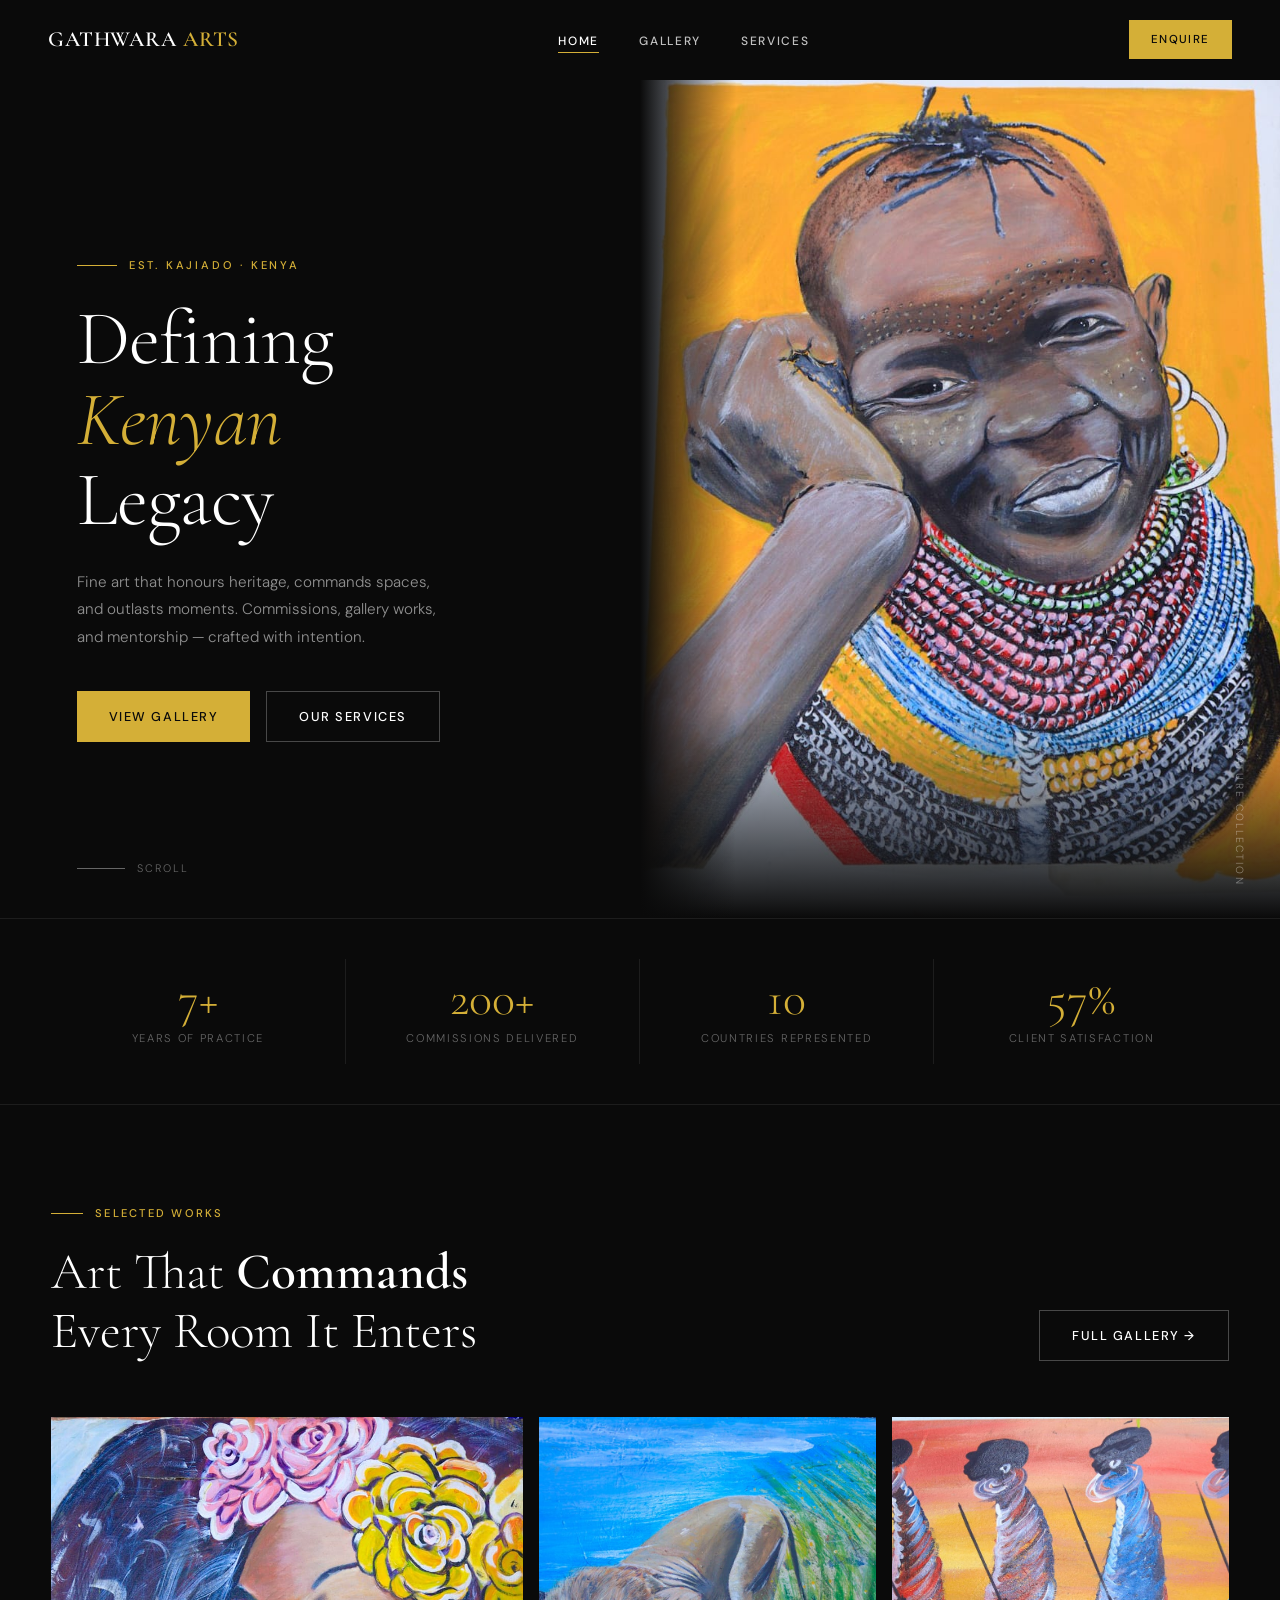
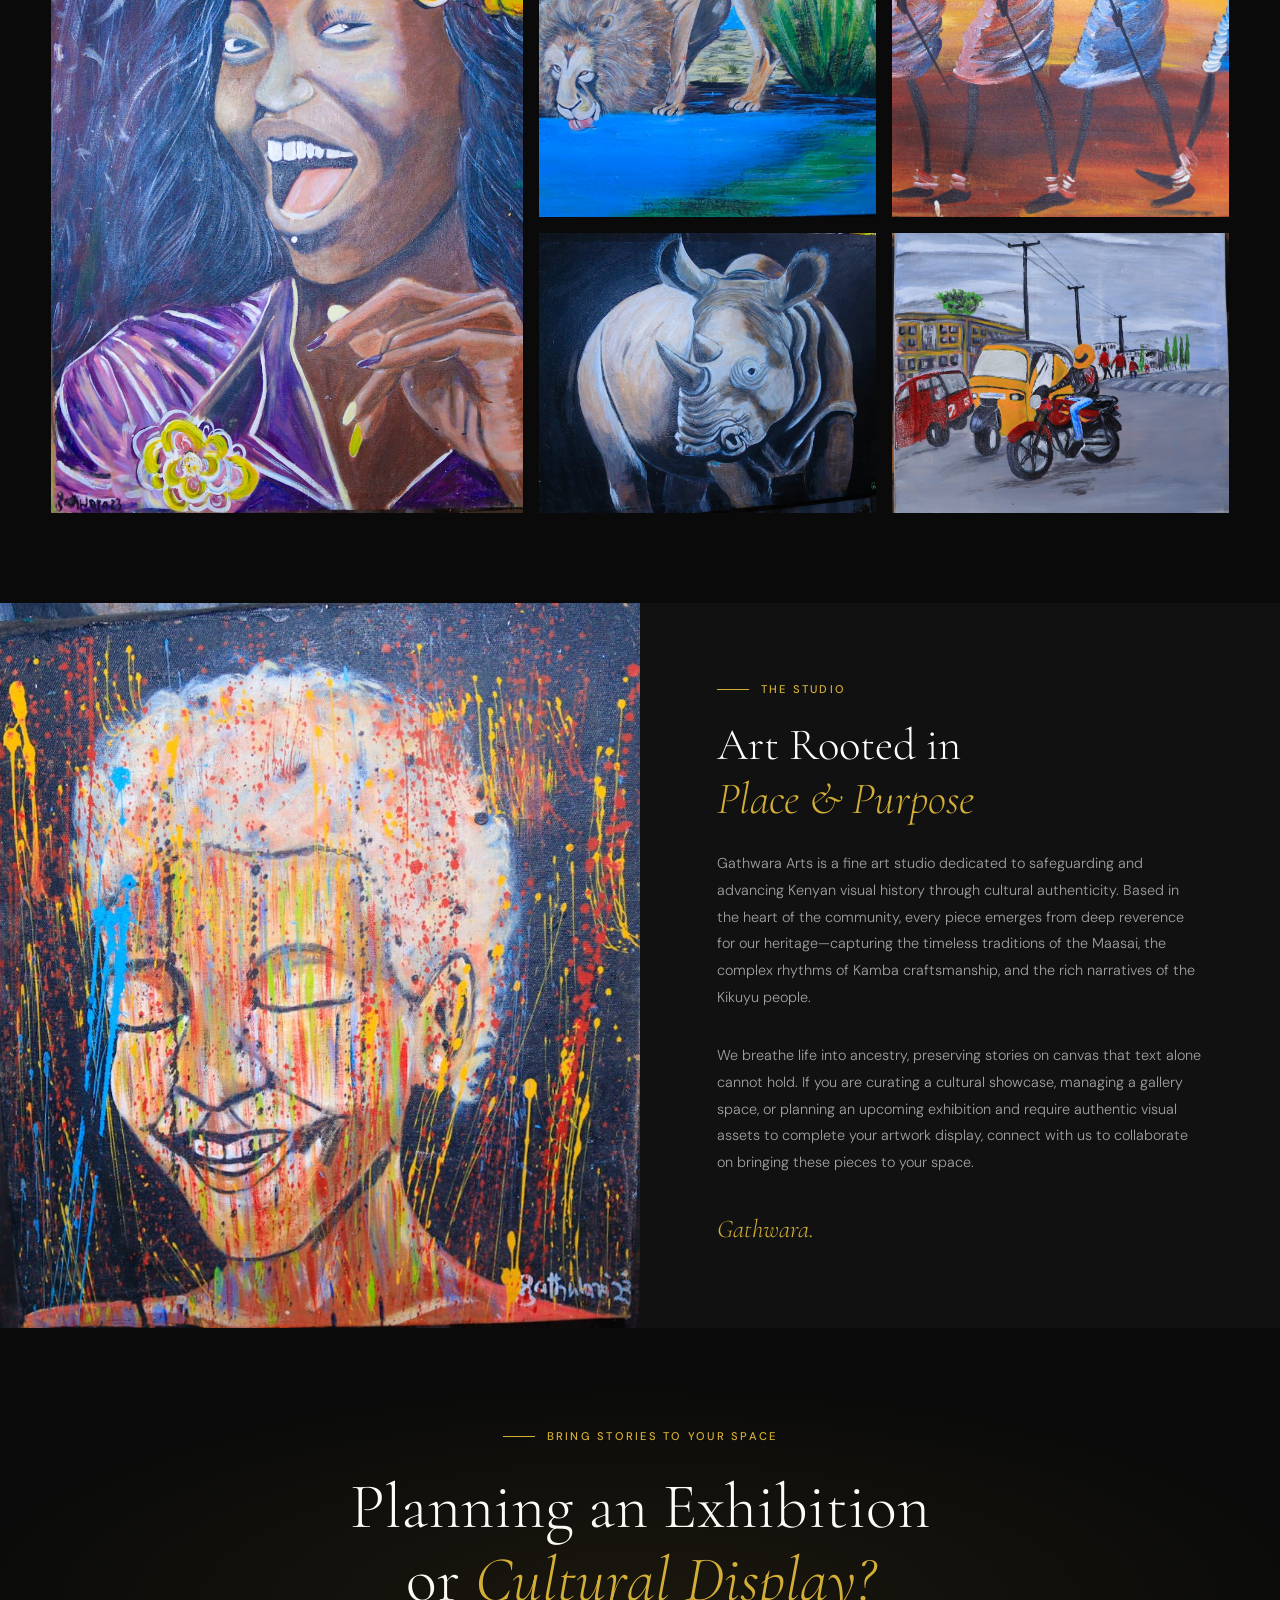
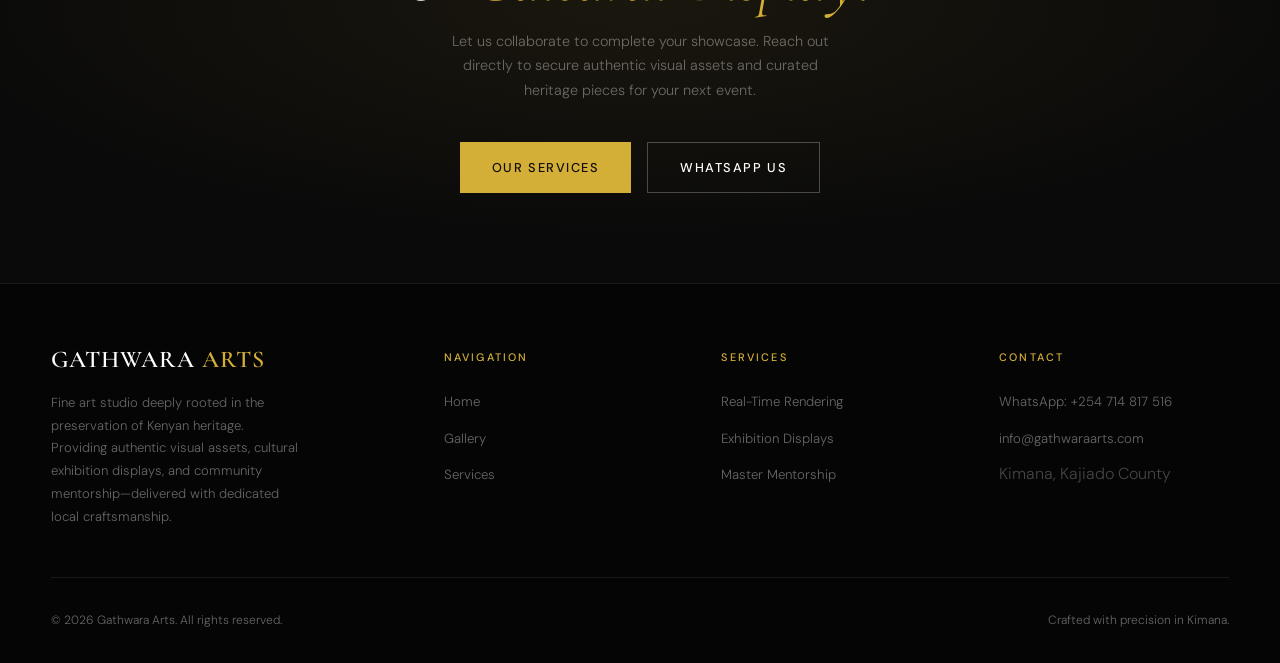
<file: index.html>
<!DOCTYPE html>
<html lang="en">
<head>
  <meta charset="UTF-8" />
  <meta name="viewport" content="width=device-width, initial-scale=1.0" />
  <title>Gathwara Arts — Defining Kenyan Legacy</title>
  <meta name="description" content="Gathwara Arts — Nairobi's premier fine art studio. Private commissions, real-time rendering, and master-level mentorship." />
  <link rel="stylesheet" href="style.css" />
  <link rel="icon" href="images/smiling%20lady.jpg" type="image/jpeg" />
</head>
<body>

  <!-- ── NAV ──────────────────────────────────────────── -->
  <nav class="nav" role="navigation" aria-label="Main navigation">
    <div class="nav__inner">
      <a href="index.html" class="nav__logo">
        GATHWARA <span>ARTS</span>
      </a>
      <ul class="nav__links" role="list">
        <li><a href="index.html"    class="nav__link">Home</a></li>
        <li><a href="gallery.html"  class="nav__link">Gallery</a></li>
        <li><a href="services.html" class="nav__link">Services</a></li>
      </ul>
      <a href="#"
         class="btn btn-primary nav__cta"
         data-wa="Hello, I'd like to make an enquiry about Gathwara Arts.">
        Enquire
      </a>
      <button class="nav__toggle" aria-label="Open menu" aria-expanded="false">
        <span></span><span></span><span></span>
      </button>
    </div>
  </nav>

  <!-- Mobile nav -->
  <div class="nav__mobile" role="dialog" aria-label="Mobile navigation">
    <ul role="list">
      <li><a href="index.html"    class="nav__link">Home</a></li>
      <li><a href="gallery.html"  class="nav__link">Gallery</a></li>
      <li><a href="services.html" class="nav__link">Services</a></li>
      <li>
        <a href="#"
           class="btn btn-primary"
           data-wa="Hello, I'd like to make an enquiry about Gathwara Arts."
           style="margin-top:1rem">
          Enquire Now
        </a>
      </li>
    </ul>
  </div>

  <!-- ── HERO ─────────────────────────────────────────── -->
  <section class="hero" aria-label="Hero">
    <div class="hero__left">
      <p class="hero__eyebrow">Est. Kajiado · Kenya</p>

      <h1 class="hero__title">
        Defining<br>
        <em>Kenyan</em><br>
        Legacy
      </h1>

      <p class="hero__sub">
        Fine art that honours heritage, commands spaces, and outlasts moments.
        Commissions, gallery works, and mentorship — crafted with intention.
      </p>

      <div class="hero__actions">
        <a href="gallery.html" class="btn btn-primary">View Gallery</a>
        <a href="services.html" class="btn btn-outline">Our Services</a>
      </div>

      <div class="hero__scroll" aria-hidden="true">
        <span class="hero__scroll-line"></span>
        Scroll
      </div>
    </div>

    <div class="hero__right">
      <img src="images/smiling%20maasai%20lady.jpg" alt="Gathwara Arts — Featured Work" />
      <div class="hero__right-overlay"></div>
      <span class="hero__right-label">Signature Collection</span>
    </div>
  </section>

  <!-- ── STATS ─────────────────────────────────────────── -->
  <section class="stats" aria-label="Studio at a glance">
    <div class="container">
      <div class="stats__grid">
        <div class="stats__item fade-in">
          <div class="stats__num" data-count="12" data-suffix="+">0+</div>
          <div class="stats__label">Years of Practice</div>
        </div>
        <div class="stats__item fade-in">
          <div class="stats__num" data-count="340" data-suffix="+">0+</div>
          <div class="stats__label">Commissions Delivered</div>
        </div>
        <div class="stats__item fade-in">
          <div class="stats__num" data-count="18" data-suffix="">0</div>
          <div class="stats__label">Countries Represented</div>
        </div>
        <div class="stats__item fade-in">
          <div class="stats__num" data-count="97" data-suffix="%">0%</div>
          <div class="stats__label">Client Satisfaction</div>
        </div>
      </div>
    </div>
  </section>

  <!-- ── FEATURED WORK ─────────────────────────────────── -->
  <section class="featured" aria-label="Featured works">
    <div class="container">
      <header class="featured__header">
        <div>
          <p class="section-label">Selected Works</p>
          <h2 class="featured__title">
            Art That <strong>Commands</strong><br>Every Room It Enters
          </h2>
        </div>
        <a href="gallery.html" class="btn btn-outline">Full Gallery &rarr;</a>
      </header>

      <div class="featured__grid">
        <article class="featured__item fade-in">
          <img src="images/smiling%20lady.jpg" alt="Featured work 2" />
          <div class="featured__overlay">
            <div class="featured__caption">
              <small>Portrait Series</small>
              Dignity in Form
            </div>
          </div>
        </article>
        <article class="featured__item fade-in">
          <img src="images/lion%20&%20river.jpg" alt="Featured work 3" />
          <div class="featured__overlay">
            <div class="featured__caption">
              <small>Landscape</small>
              Rift Valley Dawn
            </div>
          </div>
        </article>
        <article class="featured__item fade-in">
          <img src="images/4%20maasais%20abstract.jpg" alt="Featured work 4" />
          <div class="featured__overlay">
            <div class="featured__caption">
              <small>Abstract</small>
              Colour Study IV
            </div>
          </div>
        </article>
        <article class="featured__item fade-in">
          <img src="images/rhino.jpg" alt="Featured work 5" />
          <div class="featured__overlay">
            <div class="featured__caption">
              <small>Commission</small>
              Private Collection
            </div>
          </div>
        </article>
        <article class="featured__item fade-in">
          <img src="images/hometown.jpg" alt="Featured work 6" />
          <div class="featured__overlay">
            <div class="featured__caption">
              <small>Portrait</small>
              Nairobi Voices
            </div>
          </div>
        </article>
      </div>
    </div>
  </section>

  <!-- ── ABOUT STRIP ───────────────────────────────────── -->
  <section class="about-strip" aria-label="About the studio">
    <div class="about-strip__img fade-in">
      <img src="images/young%20lady.jpg" alt="The artist at work" />
    </div>
    <div class="about-strip__content fade-in">
      <p class="section-label">The Studio</p>
      <h2 class="about-strip__title">
        Art Rooted in<br><em>Place &amp; Purpose</em>
      </h2>
      <p class="about-strip__text">
        Gathwara Arts is a fine art studio dedicated to safeguarding and advancing 
        Kenyan visual history through cultural authenticity. Based in the heart of 
        the community, every piece emerges from deep reverence for our heritage—capturing 
        the timeless traditions of the Maasai, the complex rhythms of Kamba craftsmanship, 
        and the rich narratives of the Kikuyu people. 
      </p>
      <p class="about-strip__text">
        We breathe life into ancestry, preserving stories on canvas that text alone cannot 
        hold. If you are curating a cultural showcase, managing a gallery space, or planning 
        an upcoming exhibition and require authentic visual assets to complete your artwork 
        display, connect with us to collaborate on bringing these pieces to your space.
      </p>
      <p class="about-strip__sig">Gathwara.</p>
    </div>
  </section>

  <!-- ── CTA BANNER ───────────────────────────────────── -->
  <section class="cta-banner" aria-label="Exhibition and display inquiries">
    <div class="container">
      <p class="section-label cta-banner__label">Bring Stories to Your Space</p>
      <h2 class="cta-banner__title">
        Planning an Exhibition<br>or <em>Cultural Display?</em>
      </h2>
      <p class="cta-banner__sub">
        Let us collaborate to complete your showcase. Reach out directly to secure authentic visual assets and curated heritage pieces for your next event.
      </p>
      <div class="cta-banner__actions">
        <a href="services.html" class="btn btn-primary">Our Services</a>
        <a href="#"
           class="btn btn-outline"
           data-wa="Hello, I am planning an upcoming exhibition/artwork display and would like to enquire about collaborating with Gathwara Arts for cultural visual assets.">
          WhatsApp Us
        </a>
      </div>
    </div>
  </section>

  <!-- ── FOOTER ────────────────────────────────────────── -->
  <footer class="footer" role="contentinfo">
    <div class="container">
      <div class="footer__grid">
        <div class="footer__brand">
          <a href="index.html" class="nav__logo">GATHWARA <span>ARTS</span></a>
          <p style="margin-top:1rem">
            Fine art studio deeply rooted in the preservation of Kenyan heritage. 
            Providing authentic visual assets, cultural exhibition displays, and 
            community mentorship—delivered with dedicated local craftsmanship.
          </p>
        </div>
        <div>
          <p class="footer__heading">Navigation</p>
          <ul class="footer__links">
            <li><a href="index.html">Home</a></li>
            <li><a href="gallery.html">Gallery</a></li>
            <li><a href="services.html">Services</a></li>
          </ul>
        </div>
        <div>
          <p class="footer__heading">Services</p>
          <ul class="footer__links">
            <li><a href="services.html">Real-Time Rendering</a></li>
            <li><a href="services.html">Exhibition Displays</a></li>
            <li><a href="services.html">Master Mentorship</a></li>
          </ul>
        </div>
        <div>
          <p class="footer__heading">Contact</p>
          <ul class="footer__links">
            <li>
              <a href="#"
                 data-wa="Hello, I'd like to connect with Gathwara Arts.">
                WhatsApp: +254 714 817 516
              </a>
            </li>
            <li><a href="mailto:info@gathwaraarts.com">info@gathwaraarts.com</a></li>
            <li><span style="color:#444">Kimana, Kajiado County</span></li>
          </ul>
        </div>
      </div>
      <div class="footer__bottom">
  <span>&copy; 2026 Gathwara Arts. All rights reserved.</span>
  <span>Crafted with precision in Kimana.</span>
</div>
    </div>
  </footer>

  <script src="script.js"></script>
</body>
</html>
</file>
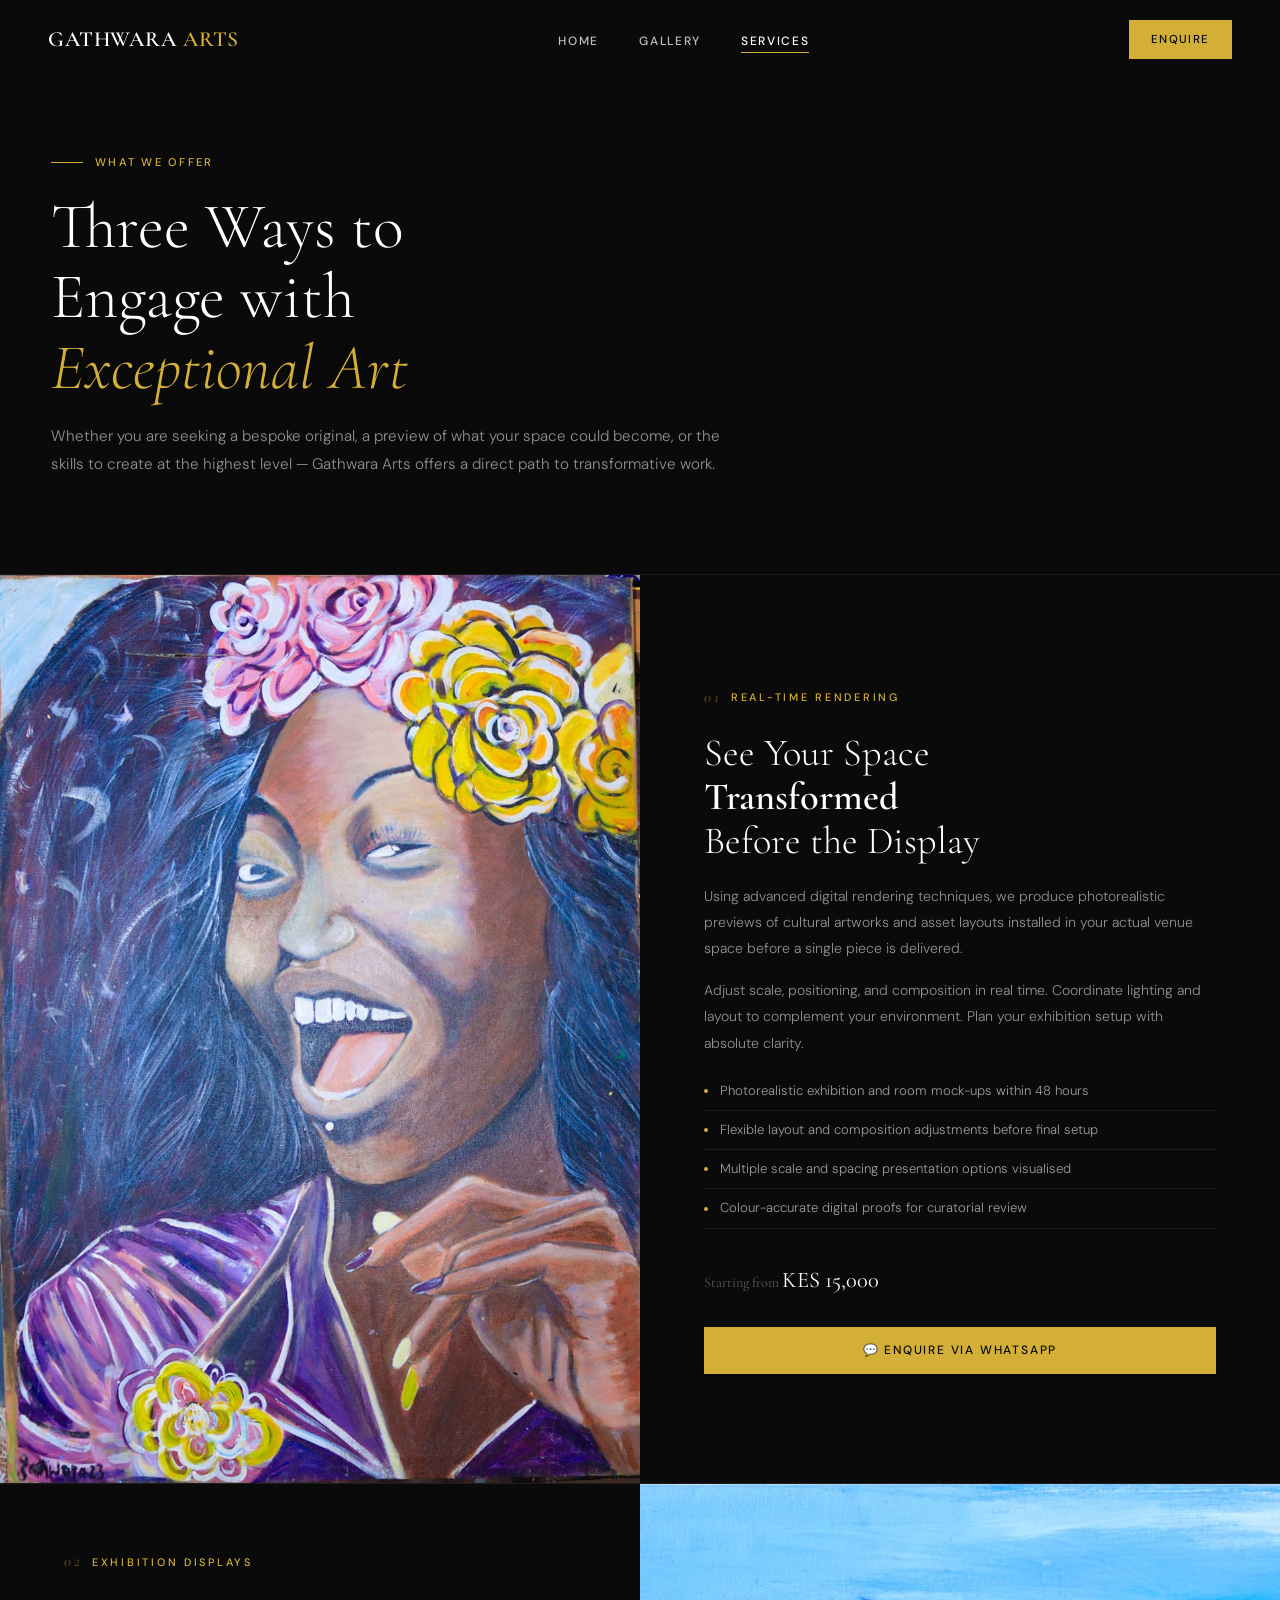
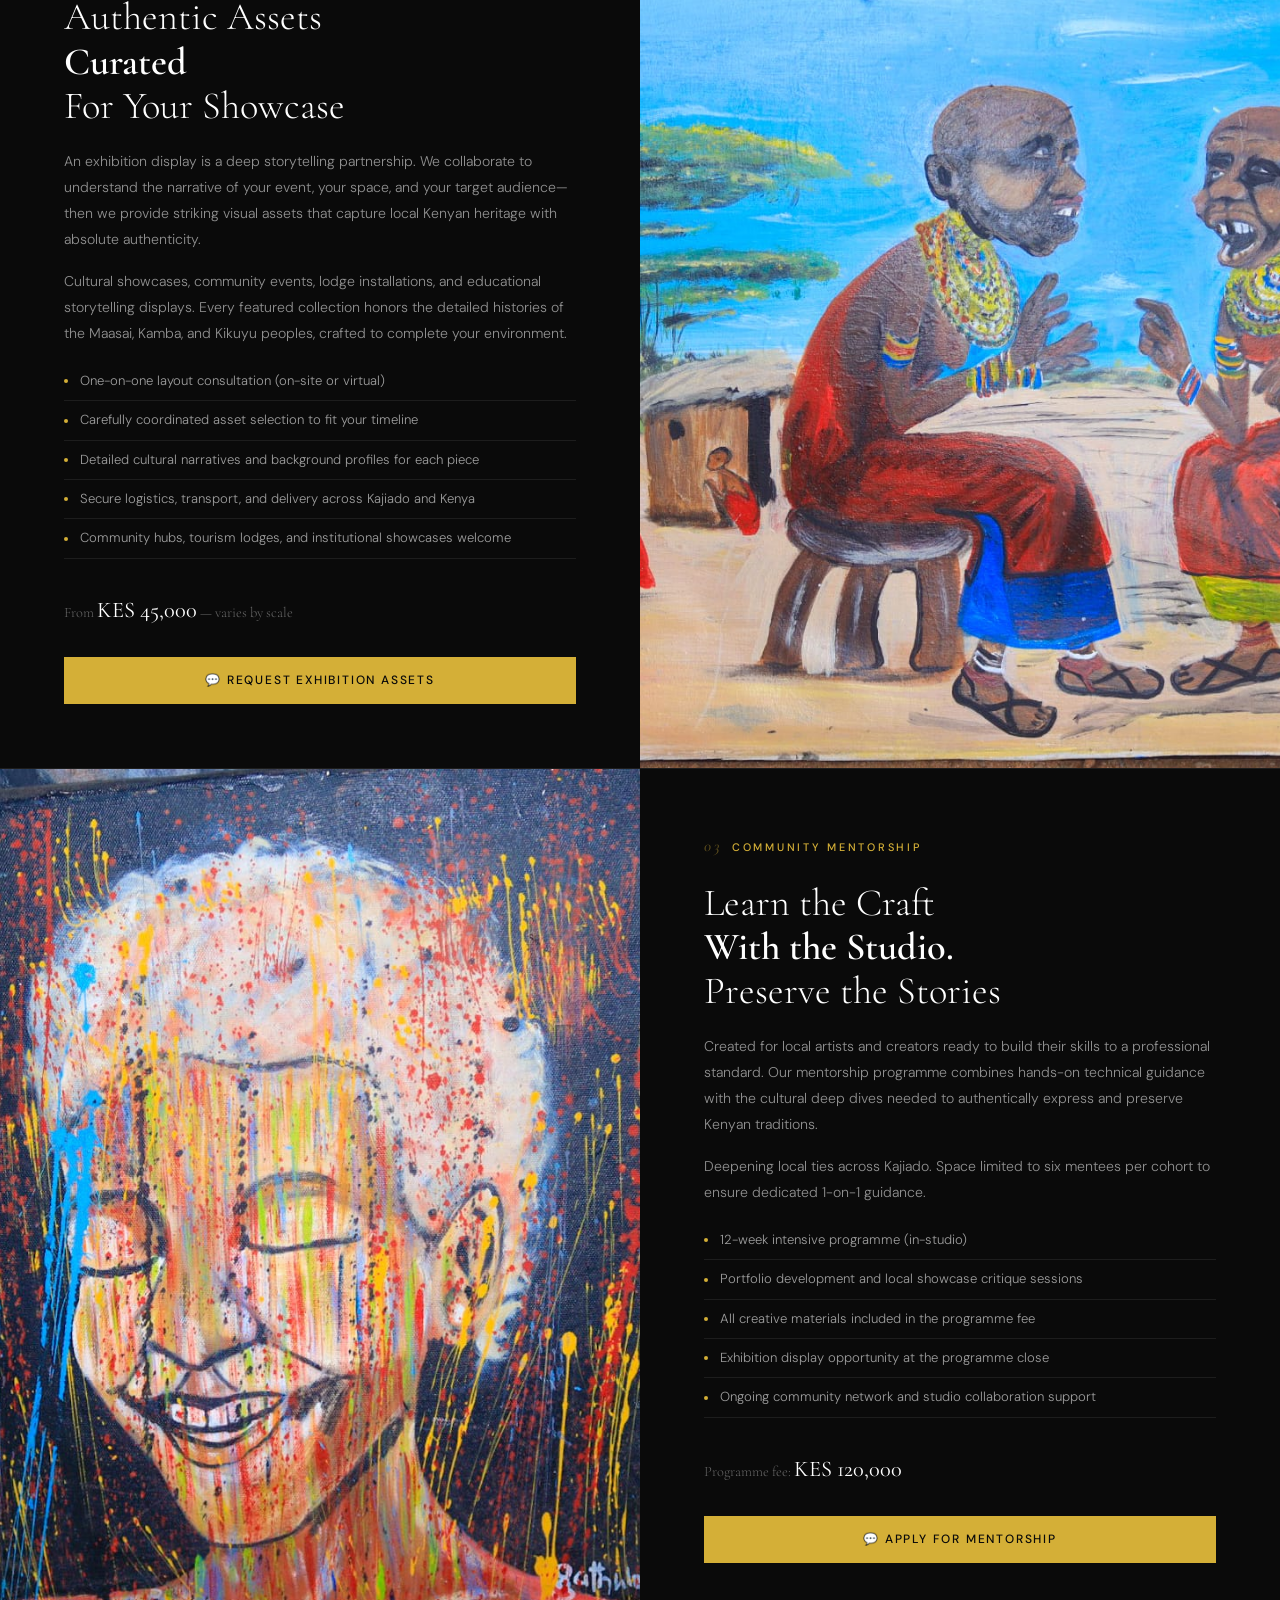
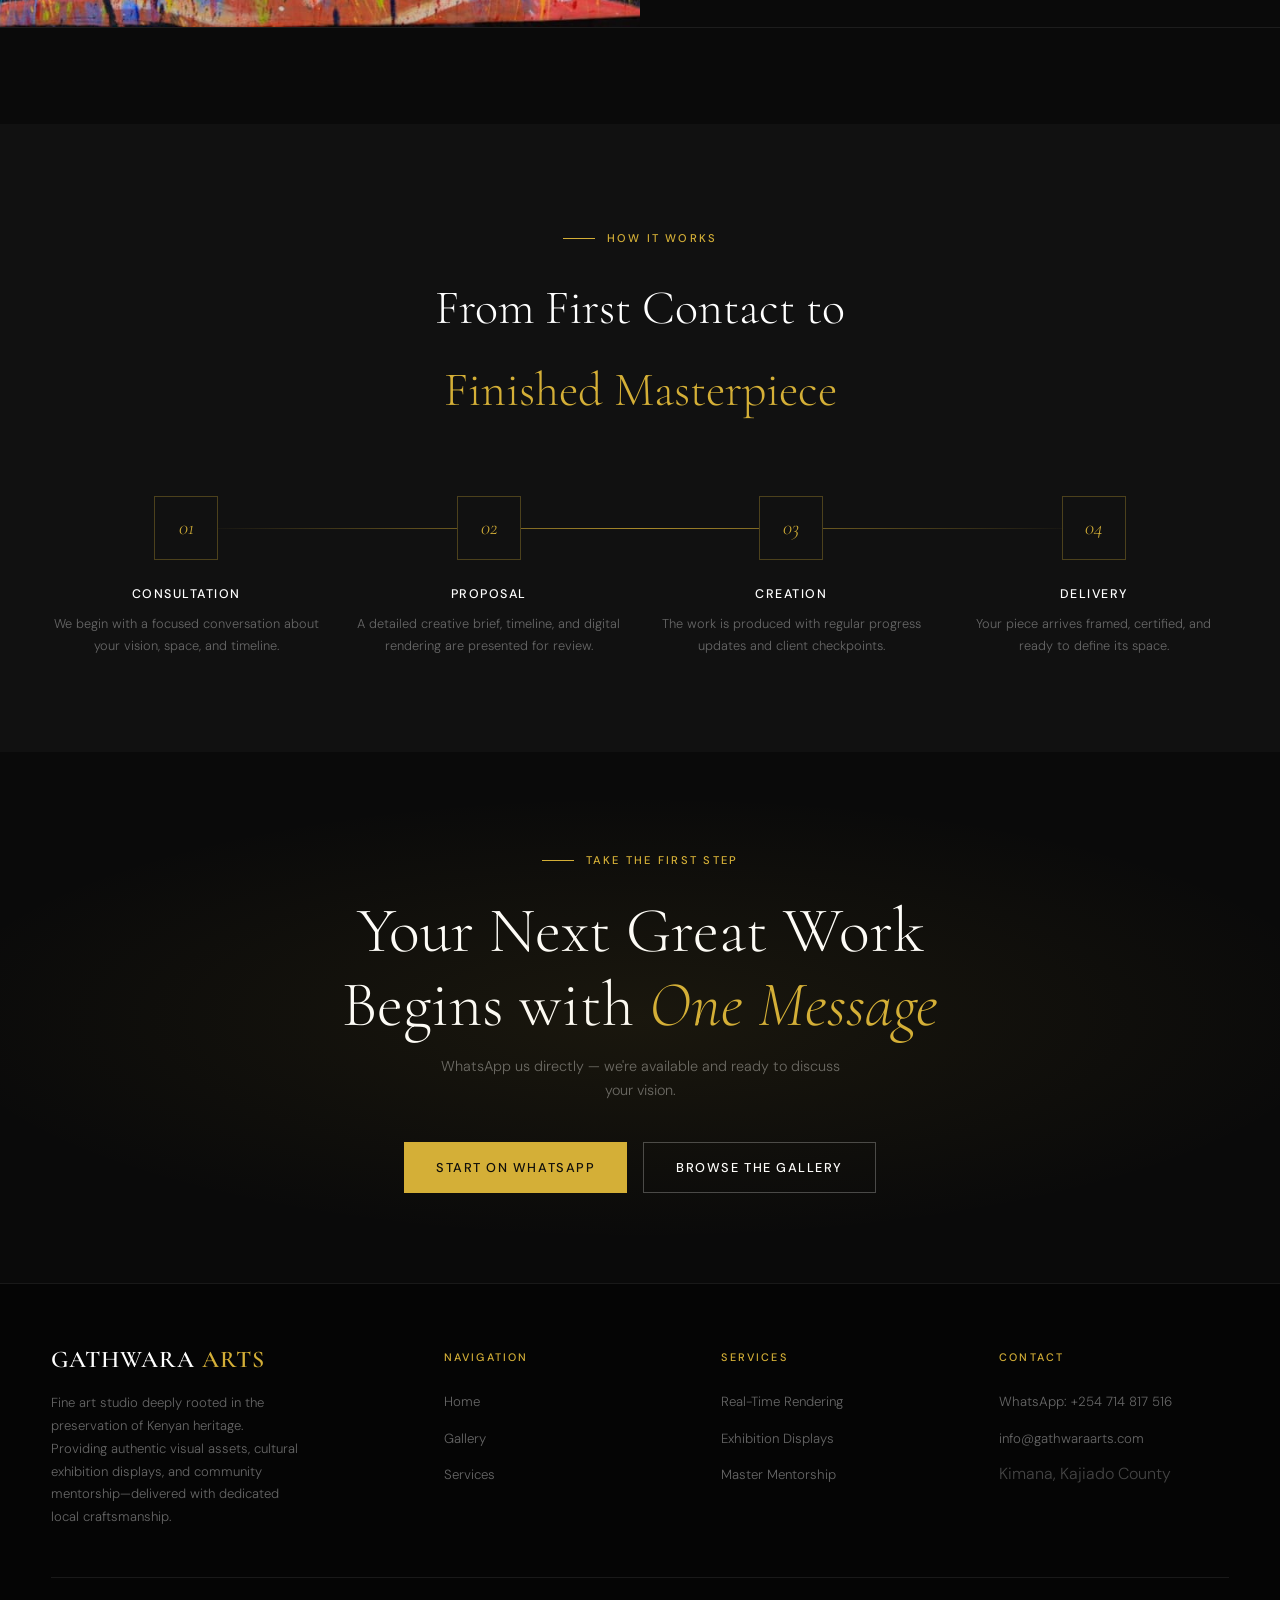
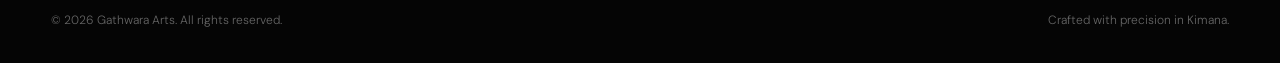
<file: services.html>
<!DOCTYPE html>
<html lang="en">
<head>
  <meta charset="UTF-8" />
  <meta name="viewport" content="width=device-width, initial-scale=1.0" />
  <title>Services — Gathwara Arts</title>
  <meta name="description" content="Real-Time Rendering, Private Commissions, and Master-Level Mentorship — offered exclusively by Gathwara Arts, Nairobi." />
  <link rel="stylesheet" href="style.css" />
</head>
<body>

  <!-- ── NAV ──────────────────────────────────────────── -->
  <nav class="nav scrolled" role="navigation" aria-label="Main navigation">
    <div class="nav__inner">
      <a href="index.html" class="nav__logo">GATHWARA <span>ARTS</span></a>
      <ul class="nav__links" role="list">
        <li><a href="index.html"    class="nav__link">Home</a></li>
        <li><a href="gallery.html"  class="nav__link">Gallery</a></li>
        <li><a href="services.html" class="nav__link active">Services</a></li>
      </ul>
      <a href="#"
         class="btn btn-primary nav__cta"
         data-wa-service="general">
        Enquire
      </a>
      <button class="nav__toggle" aria-label="Open menu" aria-expanded="false">
        <span></span><span></span><span></span>
      </button>
    </div>
  </nav>

  <!-- Mobile nav -->
  <div class="nav__mobile" role="dialog" aria-label="Mobile navigation">
    <ul role="list">
      <li><a href="index.html"    class="nav__link">Home</a></li>
      <li><a href="gallery.html"  class="nav__link">Gallery</a></li>
      <li><a href="services.html" class="nav__link">Services</a></li>
    </ul>
  </div>

  <!-- ── SERVICES INTRO ────────────────────────────────── -->
  <main>
    <div class="container">
      <div class="services-intro fade-in">
        <p class="section-label">What We Offer</p>
        <h1 class="services-intro__title">
          Three Ways to<br>
          Engage with<br>
          <em>Exceptional Art</em>
        </h1>
        <p class="services-intro__sub">
          Whether you are seeking a bespoke original, a preview of what your
          space could become, or the skills to create at the highest level —
          Gathwara Arts offers a direct path to transformative work.
        </p>
      </div>
    </div>

    <!-- ── SERVICE BLOCKS ──────────────────────────────── -->
    <div class="services-grid">

      <!-- SERVICE 1: Real-Time Rendering -->
      <article class="service-block fade-in" aria-labelledby="svc-rendering">
       <div class="service-block__visual">
          <img src="images/smiling lady.jpg" alt="Digital rendering preview of a cultural artwork layout inside a community venue" class="responsive-service-img" loading="lazy">
        </div>
       <div class="service-block__content">
          <p class="service-tag" data-num="01">Real-Time Rendering</p>
          <h2 class="service-block__title" id="svc-rendering">
            See Your Space<br><strong>Transformed</strong><br>Before the Display
          </h2>
          <p class="service-block__desc">
            Using advanced digital rendering techniques, we produce photorealistic 
            previews of cultural artworks and asset layouts installed in your actual venue space 
            before a single piece is delivered.
          </p>
          <p class="service-block__desc">
            Adjust scale, positioning, and composition in real time. Coordinate lighting 
            and layout to complement your environment. Plan your exhibition setup with absolute clarity.
          </p>
          <ul class="service-block__features">
            <li>Photorealistic exhibition and room mock-ups within 48 hours</li>
            <li>Flexible layout and composition adjustments before final setup</li>
            <li>Multiple scale and spacing presentation options visualised</li>
            <li>Colour-accurate digital proofs for curatorial review</li>
          </ul>
          <p class="service-price">Starting from <strong>KES 15,000</strong></p>
          <a href="#"
             class="btn btn-whatsapp"
             data-wa-service="rendering">
            &#128172; Enquire via WhatsApp
          </a>
        </div>
      </article>

      <!-- SERVICE 2: Private Commissions -->
      <article class="service-block fade-in" aria-labelledby="svc-commissions">
        <div class="service-block__visual">
          <img src="images/lomon.jpg" alt="Curated cultural art pieces displayed in a local gallery showcase" class="responsive-service-img" loading="lazy">
        </div>
        <div class="service-block__content">
          <p class="service-tag" data-num="02">Exhibition Displays</p>
          <h2 class="service-block__title" id="svc-commissions">
            Authentic Assets<br><strong>Curated</strong><br>For Your Showcase
          </h2>
          <p class="service-block__desc">
            An exhibition display is a deep storytelling partnership. We collaborate to 
            understand the narrative of your event, your space, and your target audience—then we 
            provide striking visual assets that capture local Kenyan heritage with absolute authenticity.
          </p>
          <p class="service-block__desc">
            Cultural showcases, community events, lodge installations, and educational storytelling displays. 
            Every featured collection honors the detailed histories of the Maasai, Kamba, and Kikuyu peoples, 
            crafted to complete your environment.
          </p>
          <ul class="service-block__features">
            <li>One-on-one layout consultation (on-site or virtual)</li>
            <li>Carefully coordinated asset selection to fit your timeline</li>
            <li>Detailed cultural narratives and background profiles for each piece</li>
            <li>Secure logistics, transport, and delivery across Kajiado and Kenya</li>
            <li>Community hubs, tourism lodges, and institutional showcases welcome</li>
          </ul>
          <p class="service-price">From <strong>KES 45,000</strong> — varies by scale</p>
          <a href="#"
             class="btn btn-whatsapp"
             data-wa-service="exhibitions">
            &#128172; Request Exhibition Assets
          </a>
        </div>
      </article>

      <!-- SERVICE 3: Master-Level Mentorship -->
      <article class="service-block fade-in" aria-labelledby="svc-mentorship">
        <div class="service-block__visual">
          <img src="images/young lady.jpg" alt="Local creators learning fine art and cultural storytelling inside the Kimana studio" class="responsive-service-img" loading="lazy">
        </div>
       <div class="service-block__content">
          <p class="service-tag" data-num="03">Community Mentorship</p>
          <h2 class="service-block__title" id="svc-mentorship">
            Learn the Craft<br><strong>With the Studio.</strong><br>Preserve the Stories
          </h2>
          <p class="service-block__desc">
            Created for local artists and creators ready to build their skills to a professional standard. 
            Our mentorship programme combines hands-on technical guidance with the cultural deep dives 
            needed to authentically express and preserve Kenyan traditions.
          </p>
          <p class="service-block__desc">
            Deepening local ties across Kajiado. Space limited to six mentees per cohort to ensure dedicated 1-on-1 guidance.
          </p>
          <ul class="service-block__features">
            <li>12-week intensive programme (in-studio)</li>
            <li>Portfolio development and local showcase critique sessions</li>
            <li>All creative materials included in the programme fee</li>
            <li>Exhibition display opportunity at the programme close</li>
            <li>Ongoing community network and studio collaboration support</li>
          </ul>
          <p class="service-price">Programme fee: <strong>KES 120,000</strong></p>
          <a href="#"
             class="btn btn-whatsapp"
             data-wa-service="mentorship">
            &#128172; Apply for Mentorship
          </a>
        </div>
      </article>

    </div>
    <!-- /services-grid -->
  </main>

  <!-- ── PROCESS ────────────────────────────────────────── -->
  <section class="process" aria-labelledby="process-title">
    <div class="container">
      <header class="process__header fade-in">
        <p class="section-label" style="justify-content:center">How It Works</p>
        <h2 class="process__title" id="process-title">
          From First Contact to<br>
          <span class="gold">Finished Masterpiece</span>
        </h2>
      </header>
      <div class="process__steps">
        <div class="process__step fade-in">
          <div class="process__step-num">01</div>
          <h3 class="process__step-title">Consultation</h3>
          <p class="process__step-desc">
            We begin with a focused conversation about your vision, space, and timeline.
          </p>
        </div>
        <div class="process__step fade-in">
          <div class="process__step-num">02</div>
          <h3 class="process__step-title">Proposal</h3>
          <p class="process__step-desc">
            A detailed creative brief, timeline, and digital rendering are presented for review.
          </p>
        </div>
        <div class="process__step fade-in">
          <div class="process__step-num">03</div>
          <h3 class="process__step-title">Creation</h3>
          <p class="process__step-desc">
            The work is produced with regular progress updates and client checkpoints.
          </p>
        </div>
        <div class="process__step fade-in">
          <div class="process__step-num">04</div>
          <h3 class="process__step-title">Delivery</h3>
          <p class="process__step-desc">
            Your piece arrives framed, certified, and ready to define its space.
          </p>
        </div>
      </div>
    </div>
  </section>

  <!-- ── CTA BANNER ────────────────────────────────────── -->
  <section class="cta-banner" aria-label="Get started">
    <div class="container">
      <p class="section-label cta-banner__label">Take the First Step</p>
      <h2 class="cta-banner__title">
        Your Next Great Work<br>
        Begins with <em>One Message</em>
      </h2>
      <p class="cta-banner__sub">
        WhatsApp us directly — we're available and ready to discuss your vision.
      </p>
      <div class="cta-banner__actions">
        <a href="#"
           class="btn btn-primary"
           data-wa-service="general">
          Start on WhatsApp
        </a>
        <a href="gallery.html" class="btn btn-outline">Browse the Gallery</a>
      </div>
    </div>
  </section>

 <!-- ── FOOTER ────────────────────────────────────────── -->
  <footer class="footer" role="contentinfo">
    <div class="container">
      <div class="footer__grid">
        <div class="footer__brand">
          <a href="index.html" class="nav__logo">GATHWARA <span>ARTS</span></a>
          <p style="margin-top:1rem">
            Fine art studio deeply rooted in the preservation of Kenyan heritage. 
            Providing authentic visual assets, cultural exhibition displays, and 
            community mentorship—delivered with dedicated local craftsmanship.
          </p>
        </div>
        <div>
          <p class="footer__heading">Navigation</p>
          <ul class="footer__links">
            <li><a href="index.html">Home</a></li>
            <li><a href="gallery.html">Gallery</a></li>
            <li><a href="services.html">Services</a></li>
          </ul>
        </div>
        <div>
          <p class="footer__heading">Services</p>
          <ul class="footer__links">
            <li><a href="services.html">Real-Time Rendering</a></li>
            <li><a href="services.html">Exhibition Displays</a></li>
            <li><a href="services.html">Master Mentorship</a></li>
          </ul>
        </div>
        <div>
          <p class="footer__heading">Contact</p>
          <ul class="footer__links">
            <li>
              <a href="#"
                 data-wa="Hello, I'd like to connect with Gathwara Arts.">
                WhatsApp: +254 714 817 516
              </a>
            </li>
            <li><a href="mailto:info@gathwaraarts.com">info@gathwaraarts.com</a></li>
            <li><span style="color:#444">Kimana, Kajiado County</span></li>
          </ul>
        </div>
      </div>
      <div class="footer__bottom">
  <span>&copy; 2026 Gathwara Arts. All rights reserved.</span>
  <span>Crafted with precision in Kimana.</span>
</div>
    </div>
  </footer>

  <script src="script.js"></script>
</body>
</html>
</file>
<file: style.css>
/* ============================================================
   GATHWARA ARTS — Commercial Luxury Stylesheet
   Typography: Cormorant Garamond (display) + DM Sans (body)
   Palette: #0A0A0A · #FFFFFF · #D4AF37 (gold) · #1A1A1A
   ============================================================ */

@import url('https://fonts.googleapis.com/css2?family=Cormorant+Garamond:ital,wght@0,300;0,400;0,600;0,700;1,300;1,400&family=DM+Sans:wght@300;400;500;600&display=swap');

/* ── Reset & Base ─────────────────────────────────────────── */
*, *::before, *::after { box-sizing: border-box; margin: 0; padding: 0; }

:root {
  --black:      #0A0A0A;
  --white:      #FFFFFF;
  --gold:       #D4AF37;
  --gold-dim:   #A8892A;
  --gold-light: rgba(212, 175, 55, 0.12);
  --surface:    #111111;
  --muted:      #666666;
  --border:     rgba(255,255,255,0.08);
  --nav-h:      80px;
  --nav-h-sm:   64px;
  --ff-display: 'Cormorant Garamond', Georgia, serif;
  --ff-body:    'DM Sans', system-ui, sans-serif;
  --ease-out:   cubic-bezier(0.16, 1, 0.3, 1);
  --ease-in-out: cubic-bezier(0.4, 0, 0.2, 1);
  --transition: 0.35s var(--ease-out);
}

html { font-size: 16px; scroll-behavior: smooth; }

body {
  background: var(--black);
  color: var(--white);
  font-family: var(--ff-body);
  font-weight: 300;
  line-height: 1.7;
  -webkit-font-smoothing: antialiased;
  overflow-x: hidden;
}

img { display: block; width: 100%; height: 100%; object-fit: cover; }
a { color: inherit; text-decoration: none; }
ul { list-style: none; }

/* ── Utility ──────────────────────────────────────────────── */
.container { width: min(1280px, 92vw); margin-inline: auto; }
.gold      { color: var(--gold); }
.sr-only   { position: absolute; width: 1px; height: 1px; overflow: hidden; clip: rect(0,0,0,0); }

.btn {
  display: inline-flex;
  align-items: center;
  gap: 0.5rem;
  padding: 0.85rem 2rem;
  font-family: var(--ff-body);
  font-size: 0.8rem;
  font-weight: 500;
  letter-spacing: 0.12em;
  text-transform: uppercase;
  cursor: pointer;
  border: none;
  transition: var(--transition);
}

.btn-primary {
  background: var(--gold);
  color: var(--black);
}
.btn-primary:hover {
  background: var(--white);
  transform: translateY(-2px);
  box-shadow: 0 12px 40px rgba(212,175,55,0.3);
}

.btn-outline {
  background: transparent;
  color: var(--white);
  border: 1px solid rgba(255,255,255,0.25);
}
.btn-outline:hover {
  border-color: var(--gold);
  color: var(--gold);
  transform: translateY(-2px);
}

.btn-whatsapp {
  background: var(--gold);
  color: var(--black);
  width: 100%;
  justify-content: center;
  font-size: 0.75rem;
  letter-spacing: 0.15em;
}
.btn-whatsapp:hover {
  background: var(--white);
  box-shadow: 0 8px 30px rgba(212,175,55,0.35);
}

.section-label {
  display: inline-flex;
  align-items: center;
  gap: 0.75rem;
  font-size: 0.7rem;
  font-weight: 500;
  letter-spacing: 0.2em;
  text-transform: uppercase;
  color: var(--gold);
  margin-bottom: 1.25rem;
}
.section-label::before {
  content: '';
  display: block;
  width: 2rem;
  height: 1px;
  background: var(--gold);
}

/* ── Navigation ───────────────────────────────────────────── */
.nav {
  position: fixed;
  top: 0; left: 0; right: 0;
  z-index: 1000;
  height: var(--nav-h);
  display: flex;
  align-items: center;
  transition: height 0.4s var(--ease-out), background 0.4s, border-color 0.4s;
  border-bottom: 1px solid transparent;
}

.nav.scrolled {
  height: var(--nav-h-sm);
  background: rgba(10, 10, 10, 0.75);
  backdrop-filter: blur(20px) saturate(180%);
  -webkit-backdrop-filter: blur(20px) saturate(180%);
  border-bottom-color: var(--border);
}

.nav__inner {
  width: 100%;
  display: flex;
  align-items: center;
  justify-content: space-between;
  padding-inline: clamp(1.5rem, 5vw, 3rem);
}

.nav__logo {
  font-family: var(--ff-display);
  font-size: 1.35rem;
  font-weight: 600;
  letter-spacing: 0.04em;
  line-height: 1;
}
.nav__logo span { color: var(--gold); }

.nav__links {
  display: flex;
  align-items: center;
  gap: 2.5rem;
}

.nav__link {
  font-size: 0.75rem;
  font-weight: 500;
  letter-spacing: 0.14em;
  text-transform: uppercase;
  color: rgba(255,255,255,0.75);
  transition: color 0.25s;
  position: relative;
}
.nav__link::after {
  content: '';
  position: absolute;
  bottom: -4px; left: 0;
  width: 0; height: 1px;
  background: var(--gold);
  transition: width 0.35s var(--ease-out);
}
.nav__link:hover,
.nav__link.active { color: var(--white); }
.nav__link:hover::after,
.nav__link.active::after { width: 100%; }

.nav__cta {
  padding: 0.6rem 1.4rem;
  font-size: 0.72rem;
}

/* Hamburger */
.nav__toggle {
  display: none;
  flex-direction: column;
  gap: 5px;
  background: none;
  border: none;
  cursor: pointer;
  padding: 0.25rem;
}
.nav__toggle span {
  display: block;
  width: 24px;
  height: 1.5px;
  background: var(--white);
  transition: var(--transition);
}

.nav__mobile {
  display: none;
  position: fixed;
  inset: 0;
  top: var(--nav-h-sm);
  background: rgba(10, 10, 10, 0.97);
  backdrop-filter: blur(30px);
  flex-direction: column;
  align-items: center;
  justify-content: center;
  gap: 2.5rem;
  z-index: 999;
  opacity: 0;
  pointer-events: none;
  transition: opacity 0.4s;
}
.nav__mobile.open {
  opacity: 1;
  pointer-events: auto;
}
.nav__mobile .nav__link {
  font-size: 1rem;
  letter-spacing: 0.2em;
}

/* ── Hero (Index) ─────────────────────────────────────────── */
.hero {
  min-height: 100svh;
  display: grid;
  grid-template-columns: 1fr 1fr;
  padding-top: var(--nav-h);
}

.hero__left {
  display: flex;
  flex-direction: column;
  justify-content: center;
  padding: clamp(3rem, 8vw, 6rem) clamp(2rem, 6vw, 5rem);
  position: relative;
}

.hero__eyebrow {
  font-size: 0.7rem;
  font-weight: 500;
  letter-spacing: 0.25em;
  text-transform: uppercase;
  color: var(--gold);
  margin-bottom: 1.5rem;
  display: flex;
  align-items: center;
  gap: 0.75rem;
}
.hero__eyebrow::before {
  content: '';
  width: 2.5rem;
  height: 1px;
  background: var(--gold);
}

.hero__title {
  font-family: var(--ff-display);
  font-size: clamp(3.2rem, 6vw, 5.5rem);
  font-weight: 300;
  line-height: 1.05;
  letter-spacing: -0.01em;
  margin-bottom: 1.75rem;
}
.hero__title em {
  font-style: italic;
  color: var(--gold);
}

.hero__sub {
  font-size: 0.95rem;
  color: rgba(255,255,255,0.55);
  max-width: 38ch;
  line-height: 1.8;
  margin-bottom: 2.5rem;
}

.hero__actions {
  display: flex;
  gap: 1rem;
  flex-wrap: wrap;
}

.hero__scroll {
  position: absolute;
  bottom: 2.5rem;
  left: clamp(2rem, 6vw, 5rem);
  display: flex;
  align-items: center;
  gap: 0.75rem;
  font-size: 0.68rem;
  letter-spacing: 0.18em;
  text-transform: uppercase;
  color: var(--muted);
}
.hero__scroll-line {
  width: 3rem;
  height: 1px;
  background: var(--muted);
  position: relative;
  overflow: hidden;
}
.hero__scroll-line::after {
  content: '';
  position: absolute;
  inset: 0;
  background: var(--gold);
  transform: translateX(-100%);
  animation: scrollLine 2s ease-in-out infinite;
}
@keyframes scrollLine {
  0%   { transform: translateX(-100%); }
  50%  { transform: translateX(0); }
  100% { transform: translateX(100%); }
}

.hero__right {
  position: relative;
  overflow: hidden;
}
.hero__right img {
  object-position: center top;
  transition: transform 8s ease;
}
.hero__right:hover img { transform: scale(1.04); }

.hero__right-overlay {
  position: absolute;
  inset: 0;
  background: linear-gradient(to right, var(--black) 0%, transparent 15%),
              linear-gradient(to top, var(--black) 0%, transparent 25%);
}

.hero__right-label {
  position: absolute;
  bottom: 2rem;
  right: 2rem;
  font-size: 0.65rem;
  letter-spacing: 0.2em;
  text-transform: uppercase;
  color: rgba(255,255,255,0.4);
  writing-mode: vertical-lr;
}

/* ── Stats Strip ──────────────────────────────────────────── */
.stats {
  border-top: 1px solid var(--border);
  border-bottom: 1px solid var(--border);
  padding: 2.5rem 0;
}
.stats__grid {
  display: grid;
  grid-template-columns: repeat(4, 1fr);
  divide-x: 1px solid var(--border);
}
.stats__item {
  padding: 1rem 2rem;
  border-right: 1px solid var(--border);
  text-align: center;
}
.stats__item:last-child { border-right: none; }
.stats__num {
  font-family: var(--ff-display);
  font-size: clamp(2.2rem, 4vw, 3rem);
  font-weight: 300;
  color: var(--gold);
  line-height: 1;
}
.stats__label {
  font-size: 0.7rem;
  letter-spacing: 0.15em;
  text-transform: uppercase;
  color: var(--muted);
  margin-top: 0.4rem;
}

/* ── Featured Work ────────────────────────────────────────── */
.featured {
  padding: clamp(5rem, 10vh, 8rem) 0;
}
.featured__header {
  display: flex;
  align-items: flex-end;
  justify-content: space-between;
  margin-bottom: 3.5rem;
}
.featured__title {
  font-family: var(--ff-display);
  font-size: clamp(2rem, 4vw, 3.2rem);
  font-weight: 300;
  line-height: 1.15;
}
.featured__title strong { font-weight: 600; }

.featured__grid {
  display: grid;
  grid-template-columns: 1.4fr 1fr 1fr;
  grid-template-rows: 400px 280px;
  gap: 1rem;
}

.featured__item {
  position: relative;
  overflow: hidden;
  cursor: pointer;
}
.featured__item:first-child {
  grid-row: 1 / 3;
}
.featured__item img {
  transition: transform 0.7s var(--ease-out);
}
.featured__item:hover img { transform: scale(1.06); }

.featured__overlay {
  position: absolute;
  inset: 0;
  background: linear-gradient(to top, rgba(0,0,0,0.85) 0%, transparent 50%);
  opacity: 0;
  transition: opacity 0.4s;
  display: flex;
  align-items: flex-end;
  padding: 1.5rem;
}
.featured__item:hover .featured__overlay { opacity: 1; }

.featured__caption {
  font-family: var(--ff-display);
  font-size: 1.1rem;
  font-weight: 400;
}
.featured__caption small {
  display: block;
  font-family: var(--ff-body);
  font-size: 0.68rem;
  letter-spacing: 0.15em;
  text-transform: uppercase;
  color: var(--gold);
  margin-bottom: 0.25rem;
}

/* ── About Strip ──────────────────────────────────────────── */
.about-strip {
  display: grid;
  grid-template-columns: 1fr 1fr;
  min-height: 60vh;
}
.about-strip__img {
  position: relative;
  overflow: hidden;
}
.about-strip__content {
  background: var(--surface);
  display: flex;
  flex-direction: column;
  justify-content: center;
  padding: clamp(3rem, 6vw, 6rem);
}
.about-strip__title {
  font-family: var(--ff-display);
  font-size: clamp(1.8rem, 3.5vw, 2.8rem);
  font-weight: 300;
  line-height: 1.2;
  margin-bottom: 1.5rem;
}
.about-strip__title em { font-style: italic; color: var(--gold); }
.about-strip__text {
  color: rgba(255,255,255,0.6);
  font-size: 0.9rem;
  line-height: 1.85;
  margin-bottom: 2rem;
}
.about-strip__sig {
  font-family: var(--ff-display);
  font-size: 1.6rem;
  font-style: italic;
  color: var(--gold);
}

/* ── CTA Banner ───────────────────────────────────────────── */
.cta-banner {
  position: relative;
  overflow: hidden;
  padding: clamp(4rem, 10vh, 7rem) 0;
  text-align: center;
}
.cta-banner::before {
  content: '';
  position: absolute;
  inset: 0;
  background: radial-gradient(ellipse 80% 60% at 50% 50%, rgba(212,175,55,0.08) 0%, transparent 70%);
}
.cta-banner__label { justify-content: center; margin-bottom: 1.5rem; }
.cta-banner__title {
  font-family: var(--ff-display);
  font-size: clamp(2.2rem, 5vw, 4rem);
  font-weight: 300;
  line-height: 1.15;
  margin-bottom: 0.75rem;
}
.cta-banner__title em { font-style: italic; color: var(--gold); }
.cta-banner__sub {
  color: var(--muted);
  font-size: 0.9rem;
  margin-bottom: 2.5rem;
  max-width: 40ch;
  margin-inline: auto;
}
.cta-banner__actions { display: flex; gap: 1rem; justify-content: center; flex-wrap: wrap; }

/* ── Footer ───────────────────────────────────────────────── */
.footer {
  background: #050505;
  border-top: 1px solid var(--border);
  padding: 4rem 0 2rem;
}
.footer__grid {
  display: grid;
  grid-template-columns: 1.5fr 1fr 1fr 1fr;
  gap: 3rem;
  margin-bottom: 3rem;
}
.footer__brand .nav__logo {
  font-size: 1.5rem;
  margin-bottom: 1rem;
}
.footer__brand p {
  font-size: 0.82rem;
  color: var(--muted);
  line-height: 1.75;
  max-width: 28ch;
}
.footer__heading {
  font-size: 0.68rem;
  font-weight: 500;
  letter-spacing: 0.2em;
  text-transform: uppercase;
  color: var(--gold);
  margin-bottom: 1.25rem;
}
.footer__links li + li { margin-top: 0.6rem; }
.footer__links a {
  font-size: 0.83rem;
  color: var(--muted);
  transition: color 0.25s;
}
.footer__links a:hover { color: var(--white); }
.footer__bottom {
  border-top: 1px solid var(--border);
  padding-top: 2rem;
  display: flex;
  align-items: center;
  justify-content: space-between;
  font-size: 0.75rem;
  color: var(--muted);
}

/* ── Gallery Page ─────────────────────────────────────────── */
.page-hero {
  padding: calc(var(--nav-h) + 4rem) 0 4rem;
  text-align: center;
}
.page-hero__title {
  font-family: var(--ff-display);
  font-size: clamp(2.5rem, 6vw, 5rem);
  font-weight: 300;
  line-height: 1.1;
  margin-bottom: 1rem;
}
.page-hero__title em { font-style: italic; color: var(--gold); }
.page-hero__sub {
  color: var(--muted);
  font-size: 0.9rem;
  max-width: 45ch;
  margin-inline: auto;
}

/* Filter Bar */
.gallery-filters {
  display: flex;
  align-items: center;
  gap: 0.5rem;
  padding: 1.5rem 0 2.5rem;
  flex-wrap: wrap;
}
.filter-btn {
  padding: 0.45rem 1.2rem;
  font-family: var(--ff-body);
  font-size: 0.72rem;
  font-weight: 500;
  letter-spacing: 0.12em;
  text-transform: uppercase;
  background: transparent;
  color: var(--muted);
  border: 1px solid var(--border);
  cursor: pointer;
  transition: var(--transition);
}
.filter-btn:hover,
.filter-btn.active {
  background: var(--gold-light);
  border-color: var(--gold);
  color: var(--gold);
}

/* Masonry Grid */
.masonry-grid {
  columns: 4;
  column-gap: 0.75rem;
}
.masonry-item {
  break-inside: avoid;
  margin-bottom: 0.75rem;
  position: relative;
  overflow: hidden;
  cursor: pointer;
  opacity: 0;
  transform: translateY(20px);
  transition: opacity 0.5s var(--ease-out), transform 0.5s var(--ease-out);
}
.masonry-item.visible {
  opacity: 1;
  transform: translateY(0);
}
.masonry-item img {
  width: 100%;
  height: auto;
  display: block;
  transition: transform 0.6s var(--ease-out);
}
.masonry-item:hover img { transform: scale(1.04); }
.masonry-item__overlay {
  position: absolute;
  inset: 0;
  background: linear-gradient(to top, rgba(0,0,0,0.8) 0%, transparent 50%);
  opacity: 0;
  transition: opacity 0.4s;
  display: flex;
  align-items: flex-end;
  padding: 1rem;
}
.masonry-item:hover .masonry-item__overlay { opacity: 1; }
.masonry-item__num {
  font-family: var(--ff-display);
  font-size: 0.75rem;
  font-style: italic;
  color: var(--gold);
}

.gallery-load-more {
  text-align: center;
  padding: 3.5rem 0;
}

/* Lightbox */
.lightbox {
  position: fixed;
  inset: 0;
  z-index: 9999;
  background: rgba(0,0,0,0.95);
  display: flex;
  align-items: center;
  justify-content: center;
  opacity: 0;
  pointer-events: none;
  transition: opacity 0.35s;
}
.lightbox.open {
  opacity: 1;
  pointer-events: auto;
}
.lightbox__img {
  max-width: 90vw;
  max-height: 90vh;
  object-fit: contain;
  width: auto;
  height: auto;
}
.lightbox__close {
  position: absolute;
  top: 1.5rem; right: 2rem;
  background: none; border: none;
  color: var(--white); font-size: 2rem;
  cursor: pointer; opacity: 0.6;
  transition: opacity 0.25s;
  line-height: 1;
}
.lightbox__close:hover { opacity: 1; }
.lightbox__nav {
  position: absolute;
  top: 50%; transform: translateY(-50%);
  background: rgba(255,255,255,0.08);
  border: 1px solid var(--border);
  color: var(--white);
  width: 3rem; height: 3rem;
  display: flex; align-items: center; justify-content: center;
  cursor: pointer; font-size: 1.2rem;
  transition: background 0.25s;
}
.lightbox__nav:hover { background: rgba(212,175,55,0.2); }
.lightbox__prev { left: 2rem; }
.lightbox__next { right: 2rem; }
.lightbox__counter {
  position: absolute;
  bottom: 2rem; left: 50%;
  transform: translateX(-50%);
  font-size: 0.75rem;
  letter-spacing: 0.15em;
  color: var(--muted);
}

/* ── Services Page ────────────────────────────────────────── */
.services-intro {
  padding: calc(var(--nav-h) + 4rem) 0 2rem;
  max-width: 680px;
}
.services-intro__title {
  font-family: var(--ff-display);
  font-size: clamp(2.5rem, 5vw, 4.2rem);
  font-weight: 300;
  line-height: 1.1;
  margin-bottom: 1.25rem;
}
.services-intro__title em { font-style: italic; color: var(--gold); }
.services-intro__sub {
  color: rgba(255,255,255,0.55);
  font-size: 0.95rem;
  line-height: 1.8;
}

/* Feature blocks */
.services-grid {
  padding: 4rem 0 6rem;
  display: grid;
  grid-template-columns: 1fr;
  gap: 0;
}

.service-block {
  display: grid;
  grid-template-columns: 1fr 1fr;
  min-height: 520px;
  border-top: 1px solid var(--border);
}
.service-block:last-child { border-bottom: 1px solid var(--border); }
.service-block:nth-child(even) { direction: rtl; }
.service-block:nth-child(even) > * { direction: ltr; }

.service-block__visual {
  position: relative;
  overflow: hidden;
  background: var(--surface);
  overflow: hidden;
}

/* ── New Responsive Image Layer ─────────────────── */
.responsive-service-img {
  width: 100%;
  height: 100%;
  object-fit: cover;
  object-position: center;
  display: block;
  transition: transform 0.6s cubic-bezier(0.25, 1, 0.5, 1);
}

/* Smooth zoom effect when a visitor hovers over any row card */
.service-block:hover .responsive-service-img {
  transform: scale(1.04);
}

.service-block__content {
  display: flex;
  flex-direction: column;
  justify-content: center;
  padding: clamp(3rem, 5vw, 5rem);
}

.service-tag {
  font-size: 0.68rem;
  font-weight: 500;
  letter-spacing: 0.25em;
  text-transform: uppercase;
  color: var(--gold);
  margin-bottom: 1.25rem;
  display: flex;
  align-items: center;
  gap: 0.6rem;
}
.service-tag::before {
  content: attr(data-num);
  font-family: var(--ff-display);
  font-size: 1rem;
  font-style: italic;
  color: rgba(212,175,55,0.4);
}

.service-block__title {
  font-family: var(--ff-display);
  font-size: clamp(1.8rem, 3vw, 2.6rem);
  font-weight: 300;
  line-height: 1.15;
  margin-bottom: 1.25rem;
}
.service-block__title strong { font-weight: 600; }

.service-block__desc {
  color: rgba(255,255,255,0.55);
  font-size: 0.88rem;
  line-height: 1.85;
  margin-bottom: 1rem;
}

.service-block__features {
  margin-bottom: 2rem;
}
.service-block__features li {
  display: flex;
  align-items: center;
  gap: 0.75rem;
  font-size: 0.82rem;
  color: rgba(255,255,255,0.6);
  padding: 0.5rem 0;
  border-bottom: 1px solid var(--border);
}
.service-block__features li::before {
  content: '';
  width: 4px;
  height: 4px;
  background: var(--gold);
  border-radius: 50%;
  flex-shrink: 0;
}

.service-price {
  font-family: var(--ff-display);
  font-size: 0.9rem;
  color: var(--muted);
  margin-bottom: 1.75rem;
}
.service-price strong {
  font-family: var(--ff-display);
  font-size: 1.4rem;
  color: var(--white);
  font-weight: 400;
}

/* Process Section */
.process {
  background: var(--surface);
  padding: 6rem 0;
}
.process__header { text-align: center; margin-bottom: 4rem; }
.process__title {
  font-family: var(--ff-display);
  font-size: clamp(2rem, 4vw, 3rem);
  font-weight: 300;
}
.process__steps {
  display: grid;
  grid-template-columns: repeat(4, 1fr);
  gap: 2rem;
  position: relative;
}
.process__steps::before {
  content: '';
  position: absolute;
  top: 2rem;
  left: 12.5%;
  right: 12.5%;
  height: 1px;
  background: linear-gradient(to right, transparent, var(--gold-dim), transparent);
}
.process__step {
  text-align: center;
  position: relative;
}
.process__step-num {
  width: 4rem;
  height: 4rem;
  margin: 0 auto 1.5rem;
  border: 1px solid rgba(212,175,55,0.3);
  display: flex;
  align-items: center;
  justify-content: center;
  font-family: var(--ff-display);
  font-size: 1.3rem;
  font-style: italic;
  color: var(--gold);
  background: var(--surface);
  position: relative;
  z-index: 1;
}
.process__step-title {
  font-size: 0.78rem;
  font-weight: 500;
  letter-spacing: 0.12em;
  text-transform: uppercase;
  margin-bottom: 0.5rem;
}
.process__step-desc {
  font-size: 0.8rem;
  color: var(--muted);
  line-height: 1.7;
}

/* ── Page transitions ─────────────────────────────────────── */
.fade-in {
  opacity: 0;
  transform: translateY(30px);
  transition: opacity 0.7s var(--ease-out), transform 0.7s var(--ease-out);
}
.fade-in.visible {
  opacity: 1;
  transform: translateY(0);
}

/* ── Responsive ───────────────────────────────────────────── */
@media (max-width: 1100px) {
  .masonry-grid { columns: 3; }
  .featured__grid {
    grid-template-columns: 1fr 1fr;
    grid-template-rows: 320px 320px 220px;
  }
  .featured__item:first-child { grid-row: 1; grid-column: 1 / 3; }
  .stats__grid { grid-template-columns: repeat(2, 1fr); }
  .stats__item:nth-child(2) { border-right: none; }
  .footer__grid { grid-template-columns: 1fr 1fr; gap: 2rem; }
  .process__steps { grid-template-columns: repeat(2, 1fr); gap: 3rem; }
  .process__steps::before { display: none; }
}

@media (max-width: 900px) {
  .hero { grid-template-columns: 1fr; }
  .hero__right { min-height: 55vw; }
  .about-strip { grid-template-columns: 1fr; }
  .about-strip__img { min-height: 50vw; }
  .service-block {
    grid-template-columns: 1fr;
    direction: ltr !important;
    min-height: auto;
  }
  .service-block__visual { min-height: 200px; }
  .featured__header { flex-direction: column; align-items: flex-start; gap: 1.5rem; }
  .nav__links, .nav__cta { display: none; }
  .nav__toggle { display: flex; }
  .nav__mobile { display: flex; }
}

@media (max-width: 600px) {
  .masonry-grid { columns: 1; }
  .featured__grid {
    grid-template-columns: 1fr;
    grid-template-rows: auto;
  }
  .featured__item:first-child { grid-row: auto; grid-column: auto; }
  .featured__grid .featured__item { height: 260px; }
  .footer__grid { grid-template-columns: 1fr; }
  .footer__bottom { flex-direction: column; gap: 1rem; text-align: center; }
  .process__steps { grid-template-columns: 1fr; }
  .hero__actions { flex-direction: column; }
  .btn { width: 100%; justify-content: center; }
}

@media (min-width: 601px) and (max-width: 900px) {
  .masonry-grid { columns: 2; }
}
</file>
